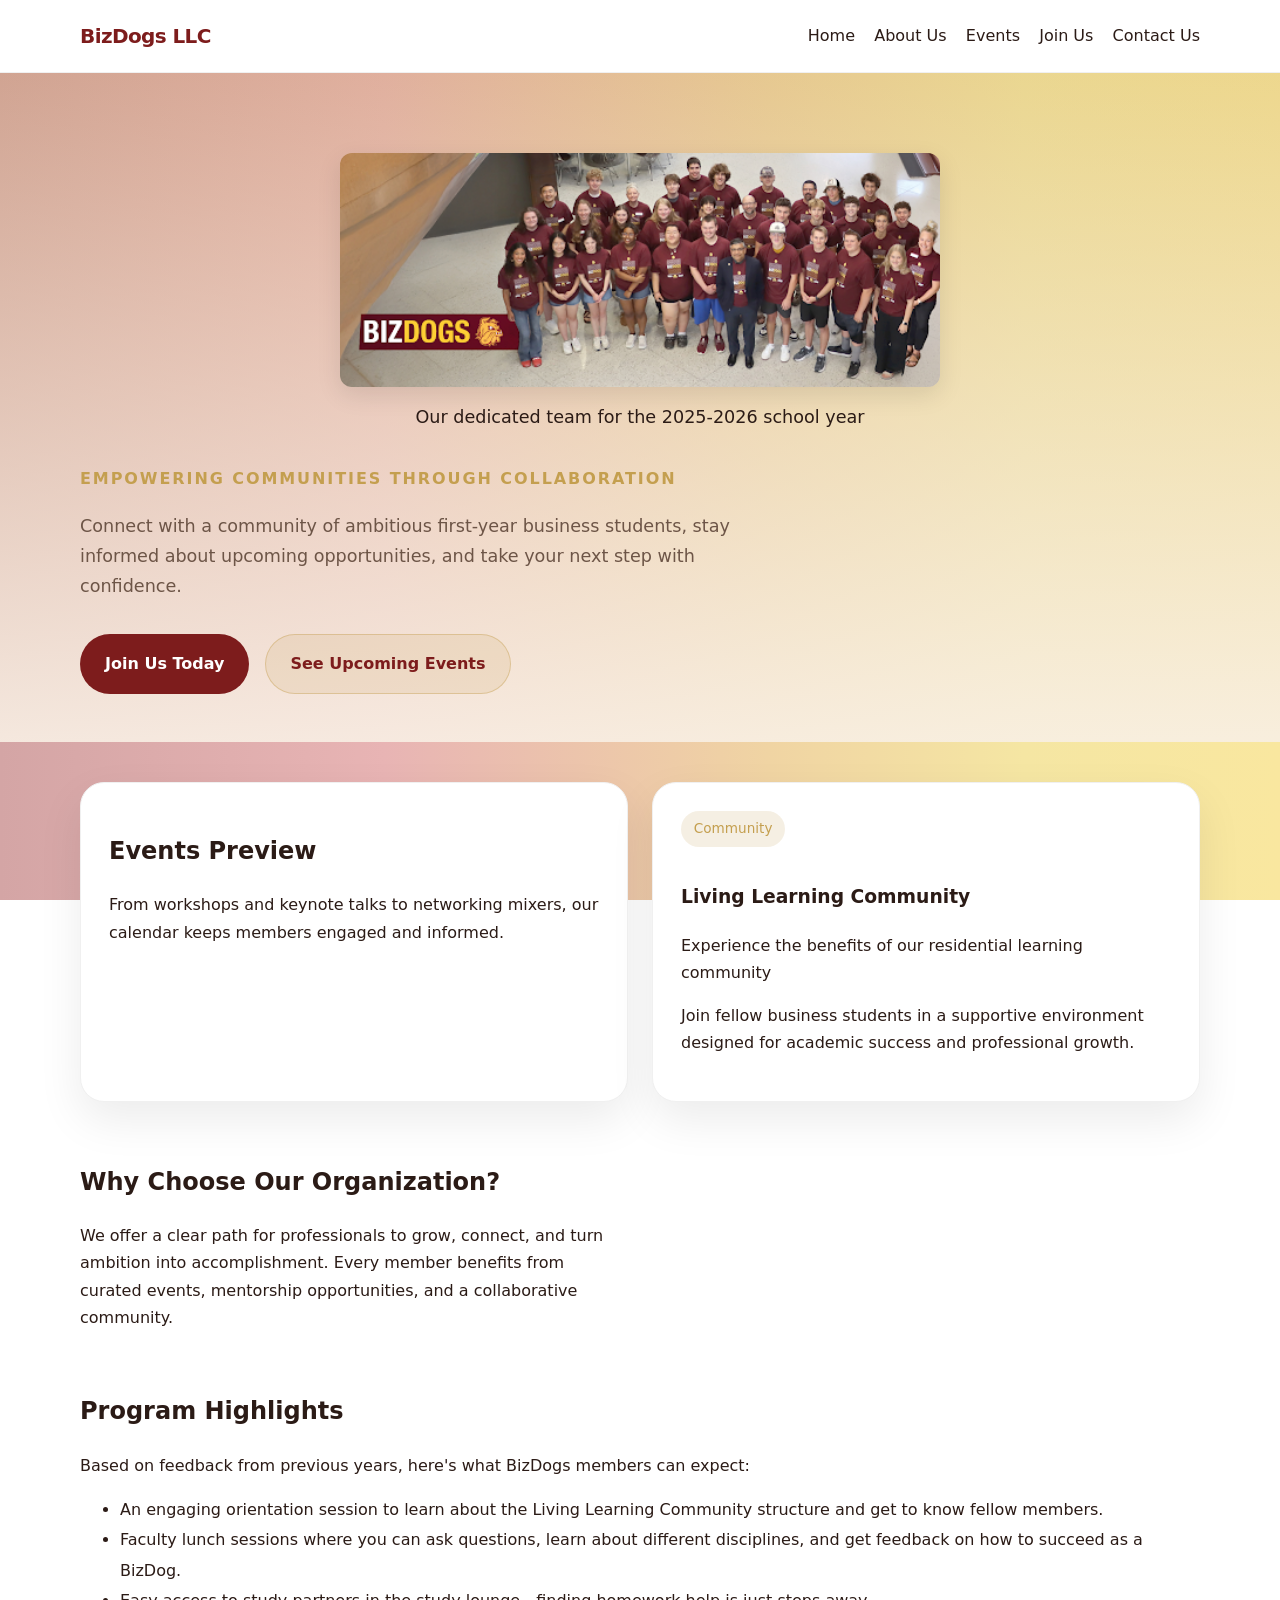
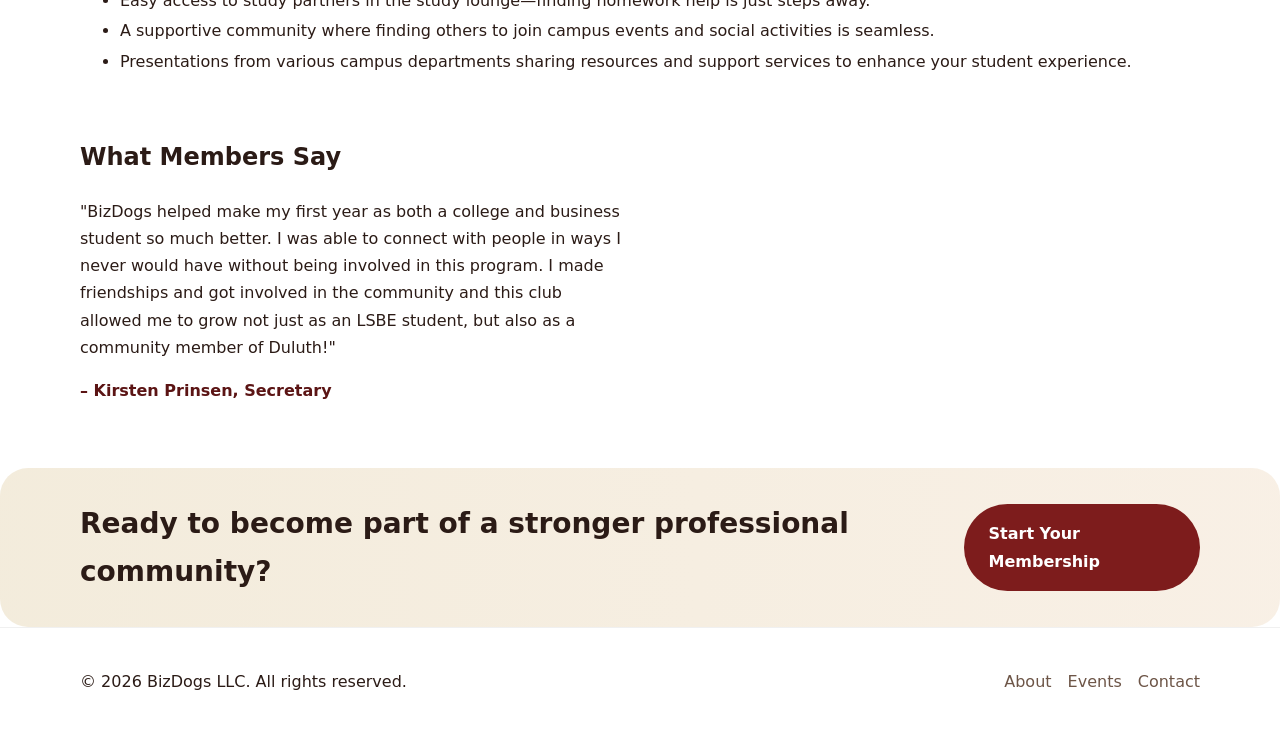
<file: index.html>
<!DOCTYPE html>
<html lang="en">
<head>
  <meta charset="UTF-8" />
  <meta name="viewport" content="width=device-width, initial-scale=1.0" />
  <title>Professional Organization</title>
  <link rel="stylesheet" href="styles.css" />
</head>
<body>
  <header class="site-header">
    <div class="container header-inner">
      <a href="index.html" class="brand">BizDogs LLC</a>
      <button class="nav-toggle" aria-label="Open navigation menu">☰</button>
      <nav class="site-nav">
        <a href="index.html">Home</a>
        <a href="about.html">About Us</a>
        <a href="events.html">Events</a>
        <a href="join.html">Join Us</a>
        <a href="contact.html">Contact Us</a>
      </nav>
    </div>
  </header>

  <main>
    <section class="hero">
      <div class="container">
        <div style="text-align: center; margin-bottom: 2rem;">
          <img src="BizDogs_of_25-26_School_Year.png" alt="BizDogs Team 2025-2026" style="width: 100%; height: auto; max-width: 600px; display: block; margin: 0 auto; border-radius: 12px; box-shadow: 0 8px 25px rgba(0,0,0,0.1);">
          <p style="text-align: center; margin-top: 1rem; color: var(--text); font-size: 1.1rem;">Our dedicated team for the 2025-2026 school year</p>
        </div>
        <div class="hero-copy">
          <p class="eyebrow">Empowering communities through collaboration</p>
          <p class="lead">Connect with a community of ambitious first-year business students, stay informed about upcoming opportunities, and take your next step with confidence.
</p>
          <div class="hero-actions">
            <a href="join.html" class="button primary">Join Us Today</a>
            <a href="events.html" class="button secondary">See Upcoming Events</a>
          </div>
        </div>
      </div>
    </section>

    <section class="preview-section container">
      <div class="preview-item">
        <h2>Events Preview</h2>
        <p>From workshops and keynote talks to networking mixers, our calendar keeps members engaged and informed.</p>
      </div>
      <div class="preview-item highlight-card">
        <span class="tag">Community</span>
        <h3>Living Learning Community</h3>
        <p>Experience the benefits of our residential learning community</p>
        <p>Join fellow business students in a supportive environment designed for academic success and professional growth.</p>
      </div>
    </section>

    <section class="feature-section container">
      <article>
        <h2>Why Choose Our Organization?</h2>
        <p>We offer a clear path for professionals to grow, connect, and turn ambition into accomplishment. Every member benefits from curated events, mentorship opportunities, and a collaborative community.</p>
      </article>
      <article style="grid-column: 1 / -1;">
        <h2>Program Highlights</h2>
        <p>Based on feedback from previous years, here's what BizDogs members can expect:</p>
        <ul style="margin-top: 1rem; line-height: 1.9;">
          <li>An engaging orientation session to learn about the Living Learning Community structure and get to know fellow members.</li>
          <li>Faculty lunch sessions where you can ask questions, learn about different disciplines, and get feedback on how to succeed as a BizDog.</li>
          <li>Easy access to study partners in the study lounge—finding homework help is just steps away.</li>
          <li>A supportive community where finding others to join campus events and social activities is seamless.</li>
          <li>Presentations from various campus departments sharing resources and support services to enhance your student experience.</li>
        </ul>
      </article>
      <article>
        <h2>What Members Say</h2>
        <p>"BizDogs helped make my first year as both a college and business student so much better. I was able to connect with people in ways I never would have without being involved in this program. I made friendships and got involved in the community and this club allowed me to grow not just as an LSBE student, but also as a community member of Duluth!"</p>
        <p class="testimonial-author">– Kirsten Prinsen, Secretary</p>
      </article>
    </section>

    <section class="cta-banner">
      <div class="container">
        <h2>Ready to become part of a stronger professional community?</h2>
        <a href="join.html" class="button primary">Start Your Membership</a>
      </div>
    </section>
  </main>

  <footer class="site-footer">
    <div class="container footer-inner">
      <p>&copy; <span id="current-year"></span> BizDogs LLC. All rights reserved.</p>
      <nav class="footer-nav">
        <a href="about.html">About</a>
        <a href="events.html">Events</a>
        <a href="contact.html">Contact</a>
      </nav>
    </div>
  </footer>

  <script src="script.js"></script>
</body>
</html>
</file>
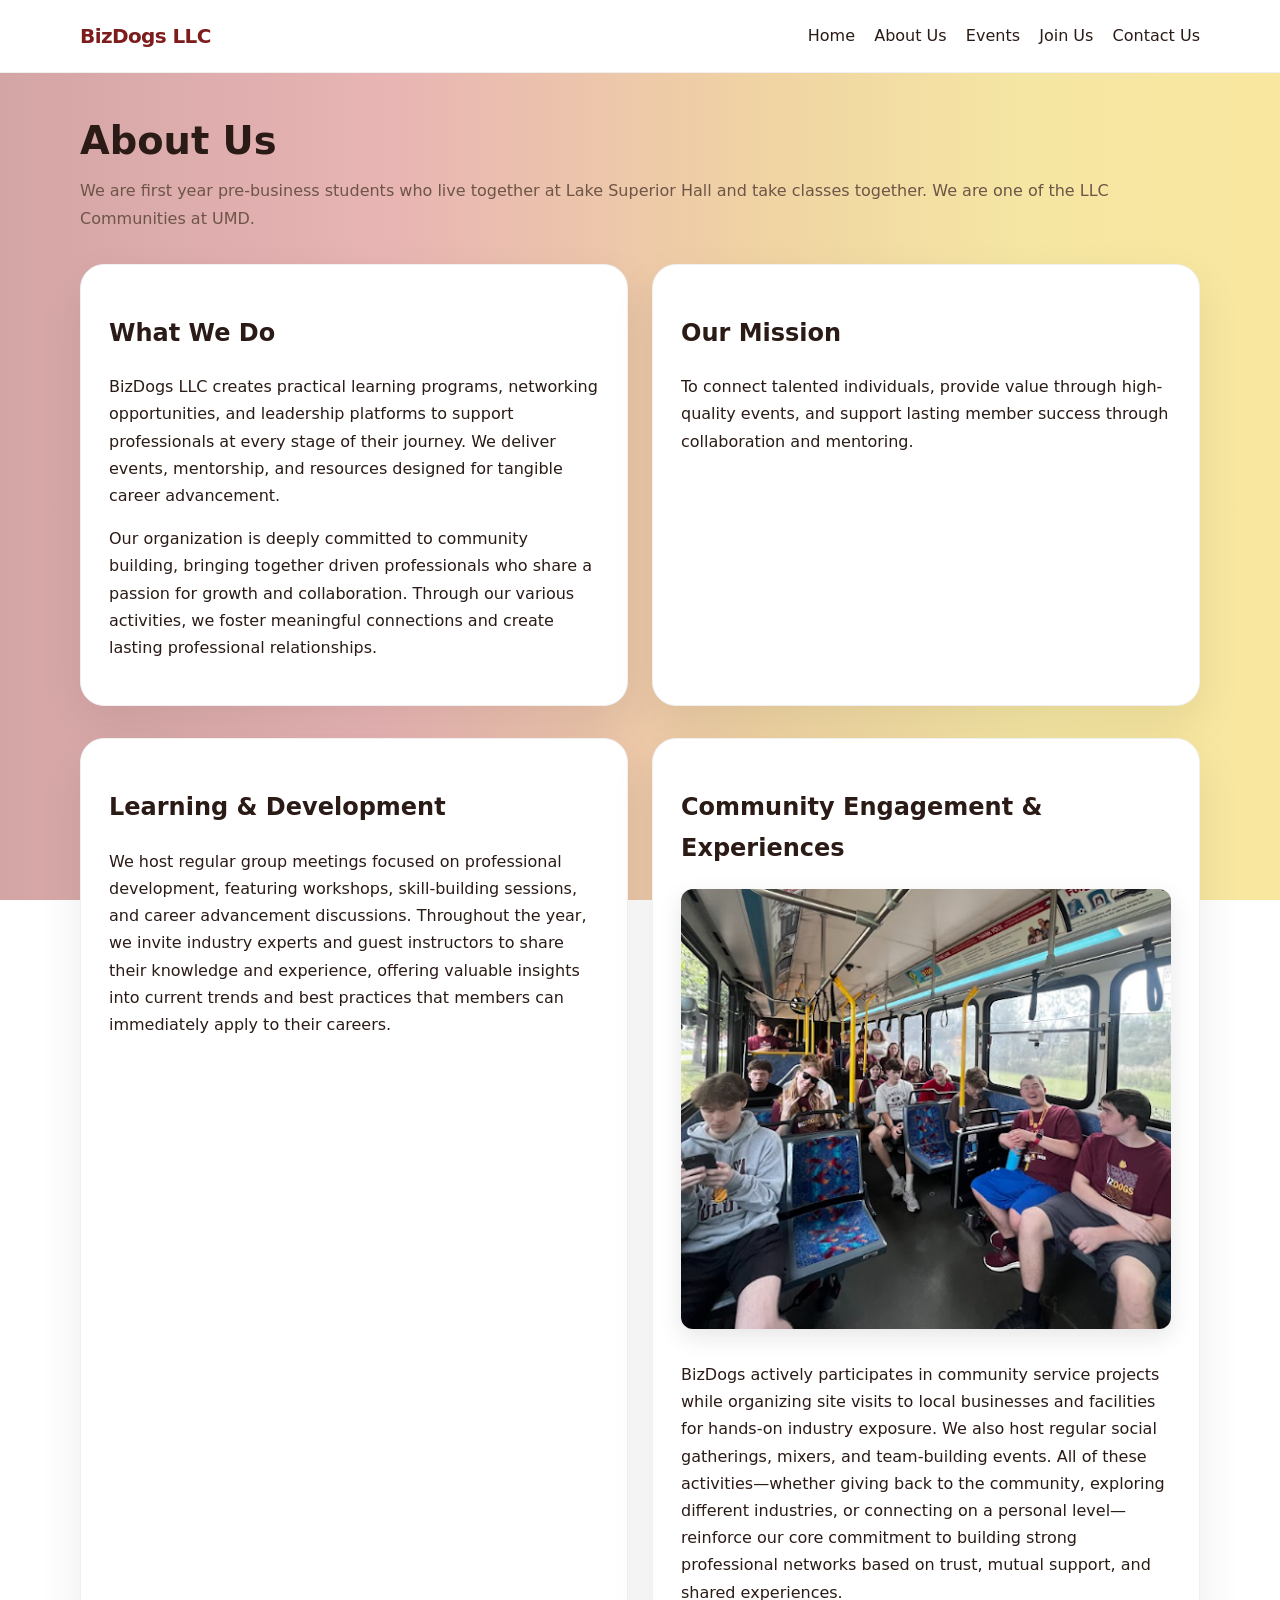
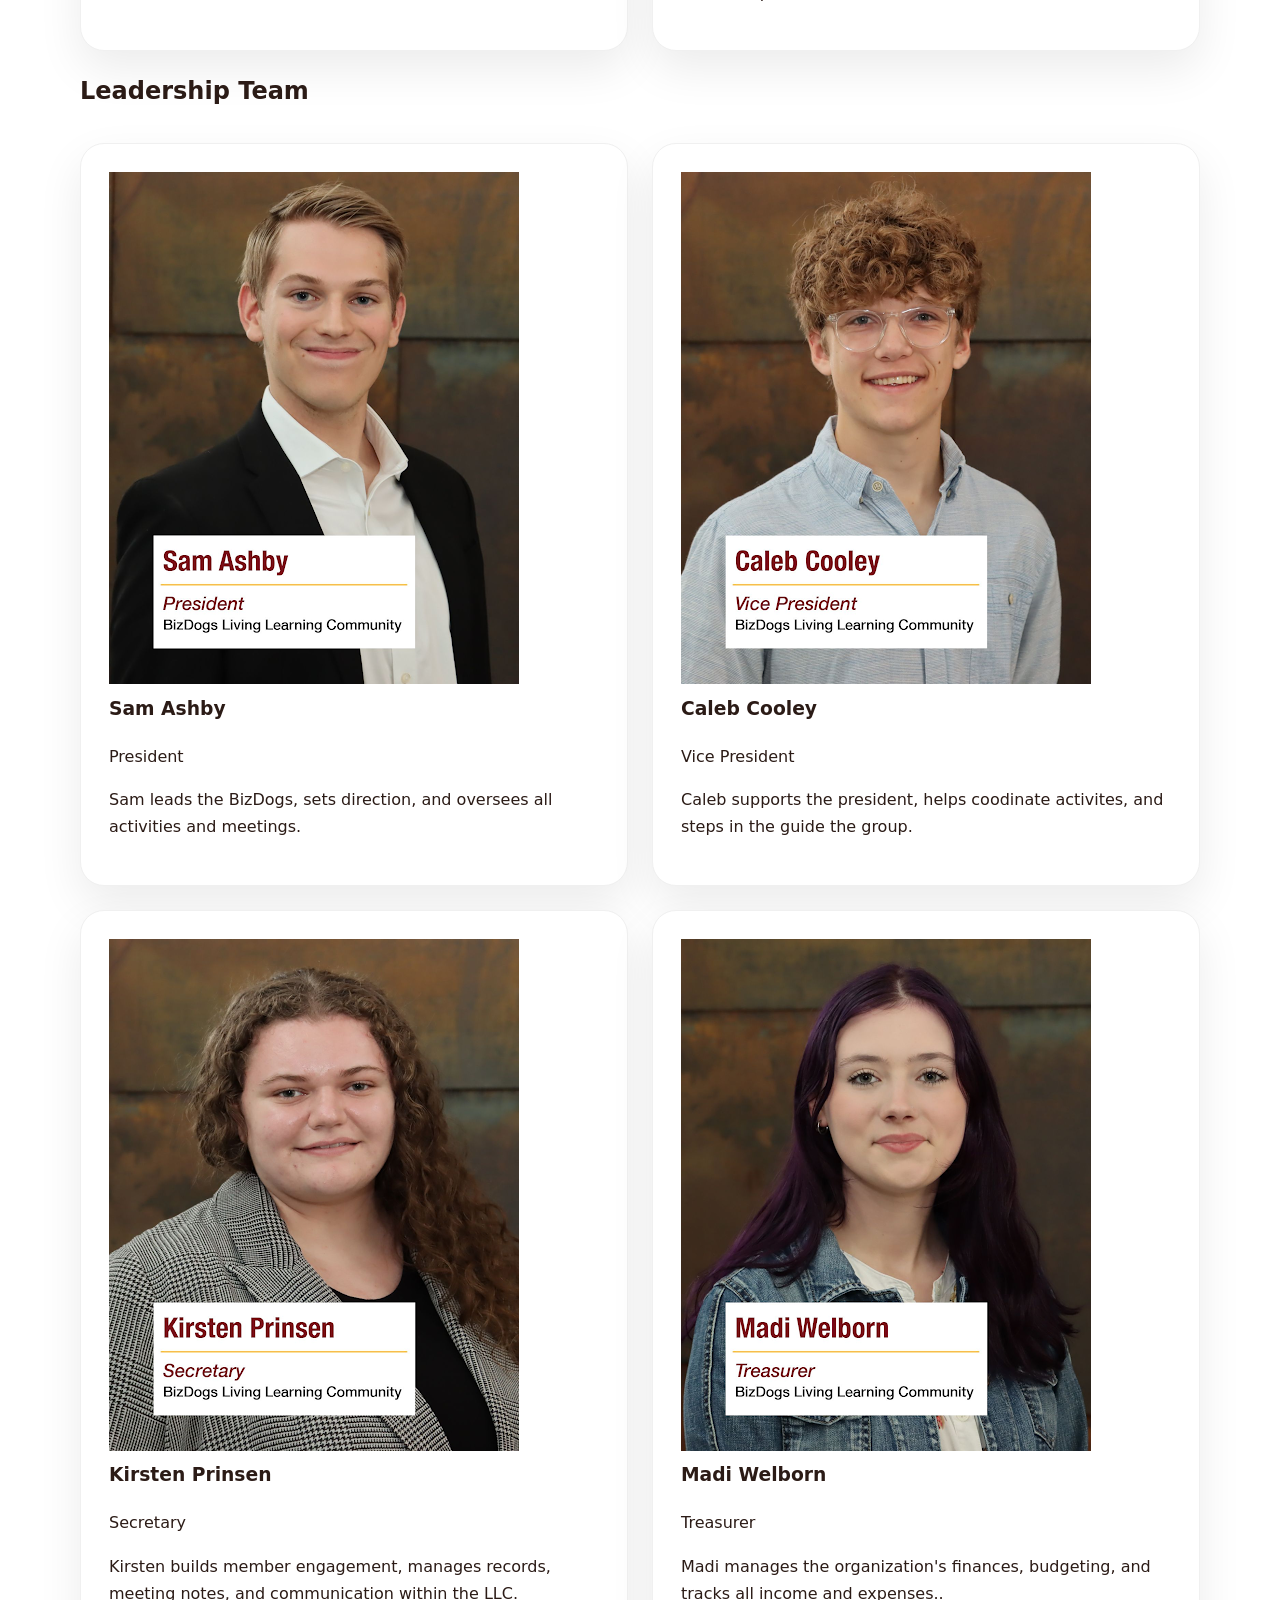
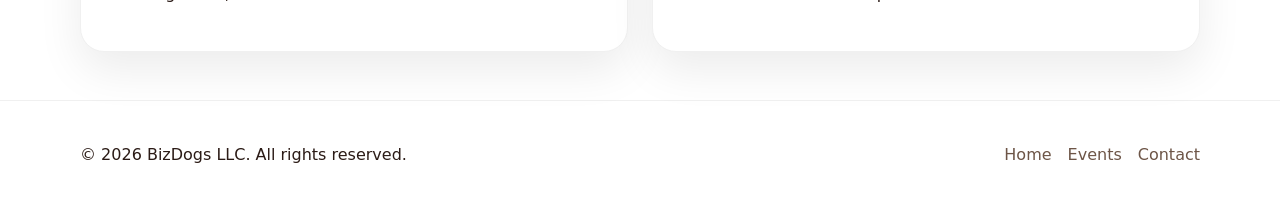
<file: about.html>
<!DOCTYPE html>
<html lang="en">
<head>
  <meta charset="UTF-8" />
  <meta name="viewport" content="width=device-width, initial-scale=1.0" />
  <title>About Us - BizDogs LLC</title>
  <link rel="stylesheet" href="styles.css" />
</head>
<body>
  <header class="site-header">
    <div class="container header-inner">
      <a href="index.html" class="brand">BizDogs LLC</a>
      <button class="nav-toggle" aria-label="Open navigation menu">☰</button>
      <nav class="site-nav">
        <a href="index.html">Home</a>
        <a href="about.html">About Us</a>
        <a href="events.html">Events</a>
        <a href="join.html">Join Us</a>
        <a href="contact.html">Contact Us</a>
      </nav>
    </div>
  </header>

  <main class="container page-content">
    <section class="page-header">
      <h1>About Us</h1>
      <p>We are first year pre-business students who live together at Lake Superior Hall and take classes together. We are one of the LLC Communities at UMD.</p>
    </section>

    <section class="info-grid">
      <div>
        <h2>What We Do</h2>
        <p>BizDogs LLC creates practical learning programs, networking opportunities, and leadership platforms to support professionals at every stage of their journey. We deliver events, mentorship, and resources designed for tangible career advancement.</p>
        <p>Our organization is deeply committed to community building, bringing together driven professionals who share a passion for growth and collaboration. Through our various activities, we foster meaningful connections and create lasting professional relationships.</p>
      </div>
      <div>
        <h2>Our Mission</h2>
        <p>To connect talented individuals, provide value through high-quality events, and support lasting member success through collaboration and mentoring.</p>
      </div>
    </section>

    <section class="info-grid">
      <div>
        <h2>Learning & Development</h2>
        <p>We host regular group meetings focused on professional development, featuring workshops, skill-building sessions, and career advancement discussions. Throughout the year, we invite industry experts and guest instructors to share their knowledge and experience, offering valuable insights into current trends and best practices that members can immediately apply to their careers.</p>
      </div>
      <div>
        <h2>Community Engagement & Experiences</h2>
        <div style="text-align: center; margin-bottom: 1.5rem;">
          <img src="BizDogs_Team_Building.png" alt="BizDogs Team Building Activity" style="max-width: 100%; height: auto; border-radius: 12px; box-shadow: 0 8px 25px rgba(0,0,0,0.1);">
        </div>
        <p>BizDogs actively participates in community service projects while organizing site visits to local businesses and facilities for hands-on industry exposure. We also host regular social gatherings, mixers, and team-building events. All of these activities—whether giving back to the community, exploring different industries, or connecting on a personal level—reinforce our core commitment to building strong professional networks based on trust, mutual support, and shared experiences.</p>
      </div>
    </section>

    <section>
      <h2>Leadership Team</h2>
      <div class="team-grid">
        <article class="team-member">
          <img src="BizDogs_President.png" alt="Sam Ashby" class="team-photo" />
          <h3>Sam Ashby</h3>
          <p>President</p>
          <p>Sam leads the BizDogs, sets direction, and oversees all activities and meetings.</p>
        </article>
        <article class="team-member">
          <img src="BizDogs_Vice_President.png" alt="Caleb Cooley" class="team-photo" />
          <h3>Caleb Cooley</h3>
          <p>Vice President</p>
          <p>Caleb supports the president, helps coodinate activites, and steps in the guide the group.</p>
        </article>
        <article class="team-member">
          <img src="BizDogs_Secretary.png" alt="Kirsten Prinsen" class="team-photo" />
          <h3>Kirsten Prinsen</h3>
          <p>Secretary</p>
          <p>Kirsten builds member engagement, manages records, meeting notes, and communication within the LLC.</p>
        </article>
        <article class="team-member">
          <img src="BizDogs_Treasurer.png" alt="Madi Welborn" class="team-photo" />
          <h3>Madi Welborn</h3>
          <p>Treasurer</p>
          <p>Madi manages the organization's finances, budgeting, and tracks all income and expenses..</p>
        </article>
      </div>
    </section>
  </main>

  <footer class="site-footer">
    <div class="container footer-inner">
      <p>&copy; <span id="current-year"></span> BizDogs LLC. All rights reserved.</p>
      <nav class="footer-nav">
        <a href="index.html">Home</a>
        <a href="events.html">Events</a>
        <a href="contact.html">Contact</a>
      </nav>
    </div>
  </footer>

  <script src="script.js"></script>
</body>
</html>
</file>
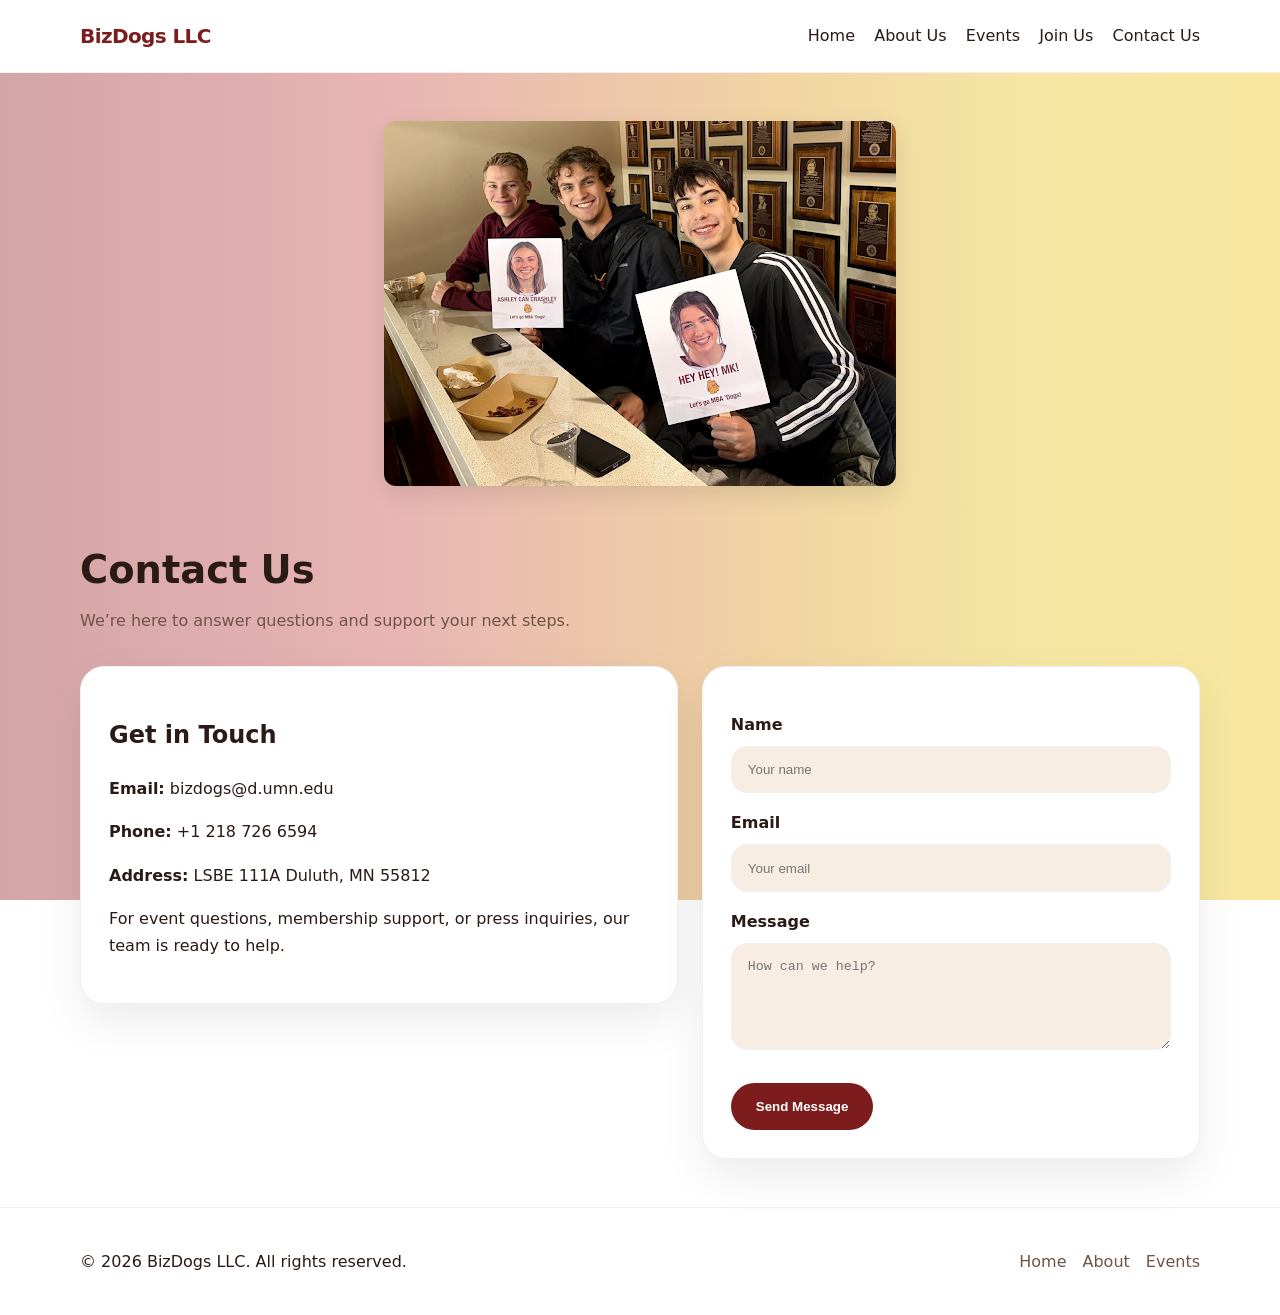
<file: contact.html>
<!DOCTYPE html>
<html lang="en">
<head>
  <meta charset="UTF-8" />
  <meta name="viewport" content="width=device-width, initial-scale=1.0" />
  <title>Contact Us - BizDogs LLC</title>
  <link rel="stylesheet" href="styles.css" />
</head>
<body>
  <header class="site-header">
    <div class="container header-inner">
      <a href="index.html" class="brand">BizDogs LLC</a>
      <button class="nav-toggle" aria-label="Open navigation menu">☰</button>
      <nav class="site-nav">
        <a href="index.html">Home</a>
        <a href="about.html">About Us</a>
        <a href="events.html">Events</a>
        <a href="join.html">Join Us</a>
        <a href="contact.html">Contact Us</a>
      </nav>
    </div>
  </header>

  <main class="container page-content contact-page">
    <section class="page-header">
      <div style="text-align: center; margin-bottom: 2rem;">
        <img src="BizDogs_Collaboration_with_MBA_4+1_Program.png" alt="BizDogs Collaboration with MBA 4+1 Program" style="max-width: 100%; height: auto; border-radius: 12px; box-shadow: 0 8px 25px rgba(0,0,0,0.1); margin-bottom: 1.5rem;">
      </div>
      <h1>Contact Us</h1>
      <p>We’re here to answer questions and support your next steps.</p>
    </section>

    <section class="contact-grid">
      <div class="contact-details">
        <h2>Get in Touch</h2>
        <p><strong>Email:</strong> bizdogs@d.umn.edu</p>
        <p><strong>Phone:</strong> +1 218 726 6594</p>
        <p><strong>Address:</strong> LSBE 111A Duluth, MN 55812</p>
        <p>For event questions, membership support, or press inquiries, our team is ready to help.</p>
      </div>

      <form class="contact-form">
        <label for="name">Name</label>
        <input type="text" id="name" name="name" placeholder="Your name" required />

        <label for="email">Email</label>
        <input type="email" id="email" name="email" placeholder="Your email" required />

        <label for="message">Message</label>
        <textarea id="message" name="message" rows="5" placeholder="How can we help?" required></textarea>

        <button type="submit" class="button primary">Send Message</button>
      </form>
    </section>
  </main>

  <footer class="site-footer">
    <div class="container footer-inner">
      <p>&copy; <span id="current-year"></span> BizDogs LLC. All rights reserved.</p>
      <nav class="footer-nav">
        <a href="index.html">Home</a>
        <a href="about.html">About</a>
        <a href="events.html">Events</a>
      </nav>
    </div>
  </footer>

  <script src="script.js"></script>
</body>
</html>
</file>
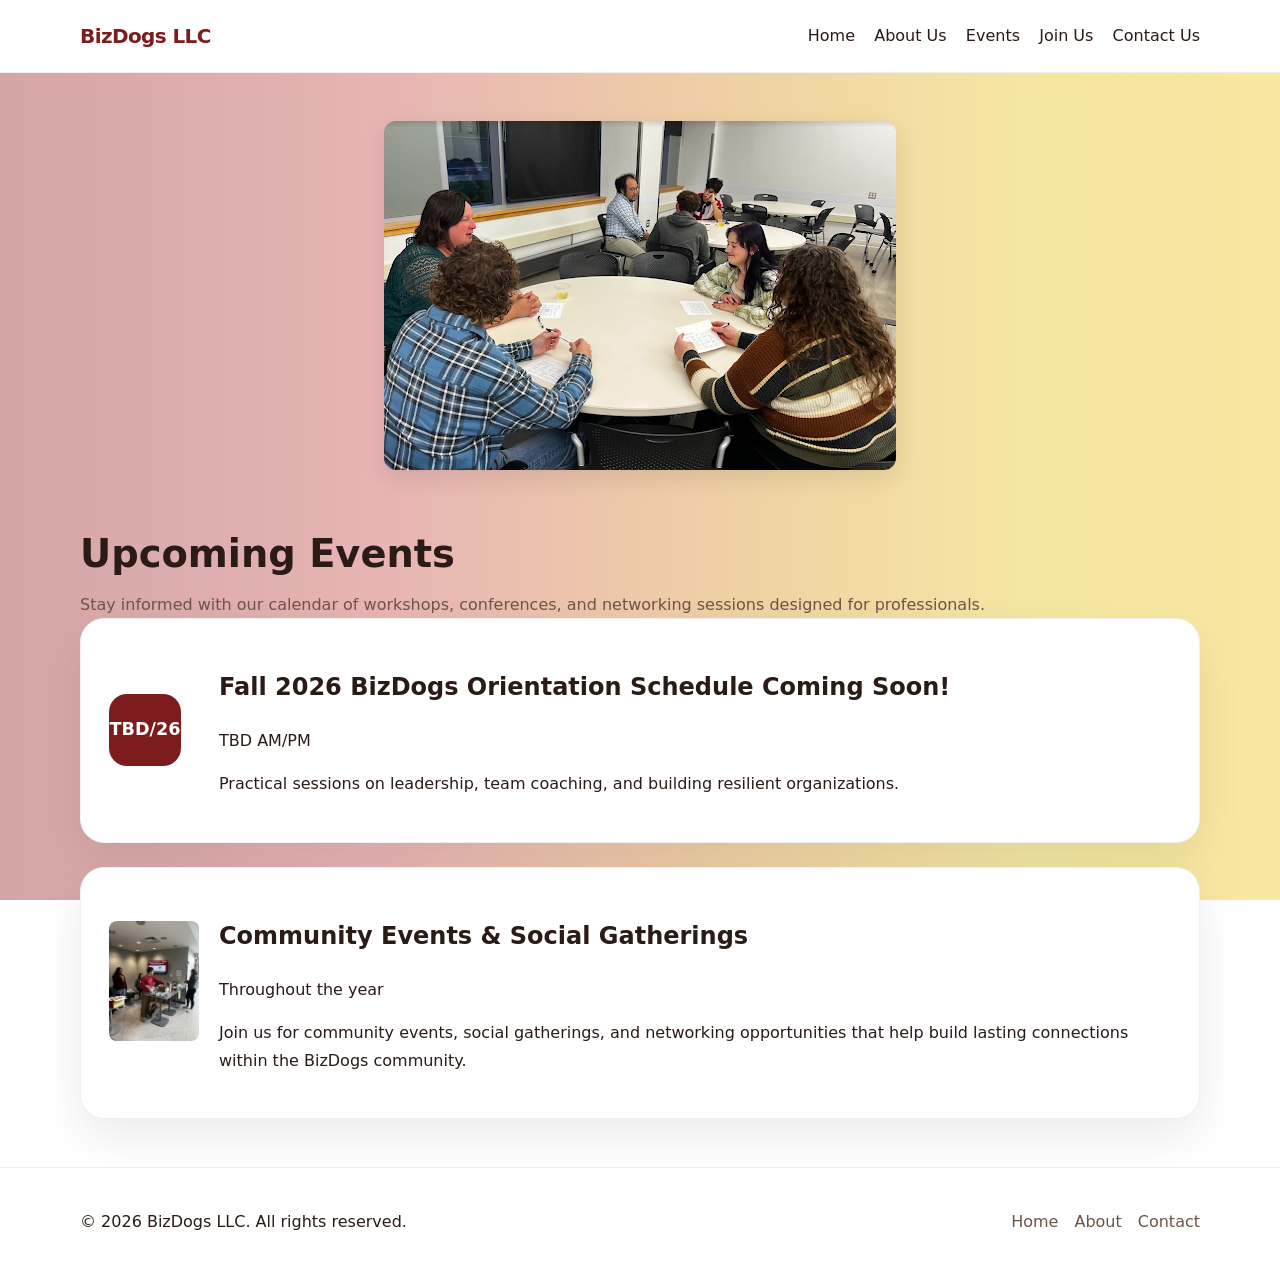
<file: events.html>
<!DOCTYPE html>
<html lang="en">
<head>
  <meta charset="UTF-8" />
  <meta name="viewport" content="width=device-width, initial-scale=1.0" />
  <title>Events - BizDogs LLC</title>
  <link rel="stylesheet" href="styles.css" />
</head>
<body>
  <header class="site-header">
    <div class="container header-inner">
      <a href="index.html" class="brand">BizDogs LLC</a>
      <button class="nav-toggle" aria-label="Open navigation menu">☰</button>
      <nav class="site-nav">
        <a href="index.html">Home</a>
        <a href="about.html">About Us</a>
        <a href="events.html">Events</a>
        <a href="join.html">Join Us</a>
        <a href="contact.html">Contact Us</a>
      </nav>
    </div>
  </header>

  <main class="container page-content">
    <section class="page-header">
      <div style="text-align: center; margin-bottom: 2rem;">
        <img src="BizDogs_Networking_Event.png" alt="BizDogs Networking Event" style="max-width: 100%; height: auto; border-radius: 12px; box-shadow: 0 8px 25px rgba(0,0,0,0.1); margin-bottom: 1.5rem;">
      </div>
      <h1>Upcoming Events</h1>
      <p>Stay informed with our calendar of workshops, conferences, and networking sessions designed for professionals.</p>
    </section>

    <section class="events-list">
      <article class="event-card">
        <span class="event-date">TBD/26</span>
        <div>
          <h2>Fall 2026 BizDogs Orientation Schedule Coming Soon!</h2>
          <p>TBD AM/PM</p>
          <p>Practical sessions on leadership, team coaching, and building resilient organizations.</p>
        </div>
      </article>

      <article class="event-card">
        <div style="text-align: center; margin-bottom: 1rem;">
          <img src="BizDogs_Chum_Event.png" alt="BizDogs Chum Event" style="max-width: 100%; height: auto; border-radius: 8px;">
        </div>
        <div>
          <h2>Community Events & Social Gatherings</h2>
          <p>Throughout the year</p>
          <p>Join us for community events, social gatherings, and networking opportunities that help build lasting connections within the BizDogs community.</p>
        </div>
      </article>
    </section>
  </main>

  <footer class="site-footer">
    <div class="container footer-inner">
      <p>&copy; <span id="current-year"></span> BizDogs LLC. All rights reserved.</p>
      <nav class="footer-nav">
        <a href="index.html">Home</a>
        <a href="about.html">About</a>
        <a href="contact.html">Contact</a>
      </nav>
    </div>
  </footer>

  <script src="script.js"></script>
</body>
</html>
</file>
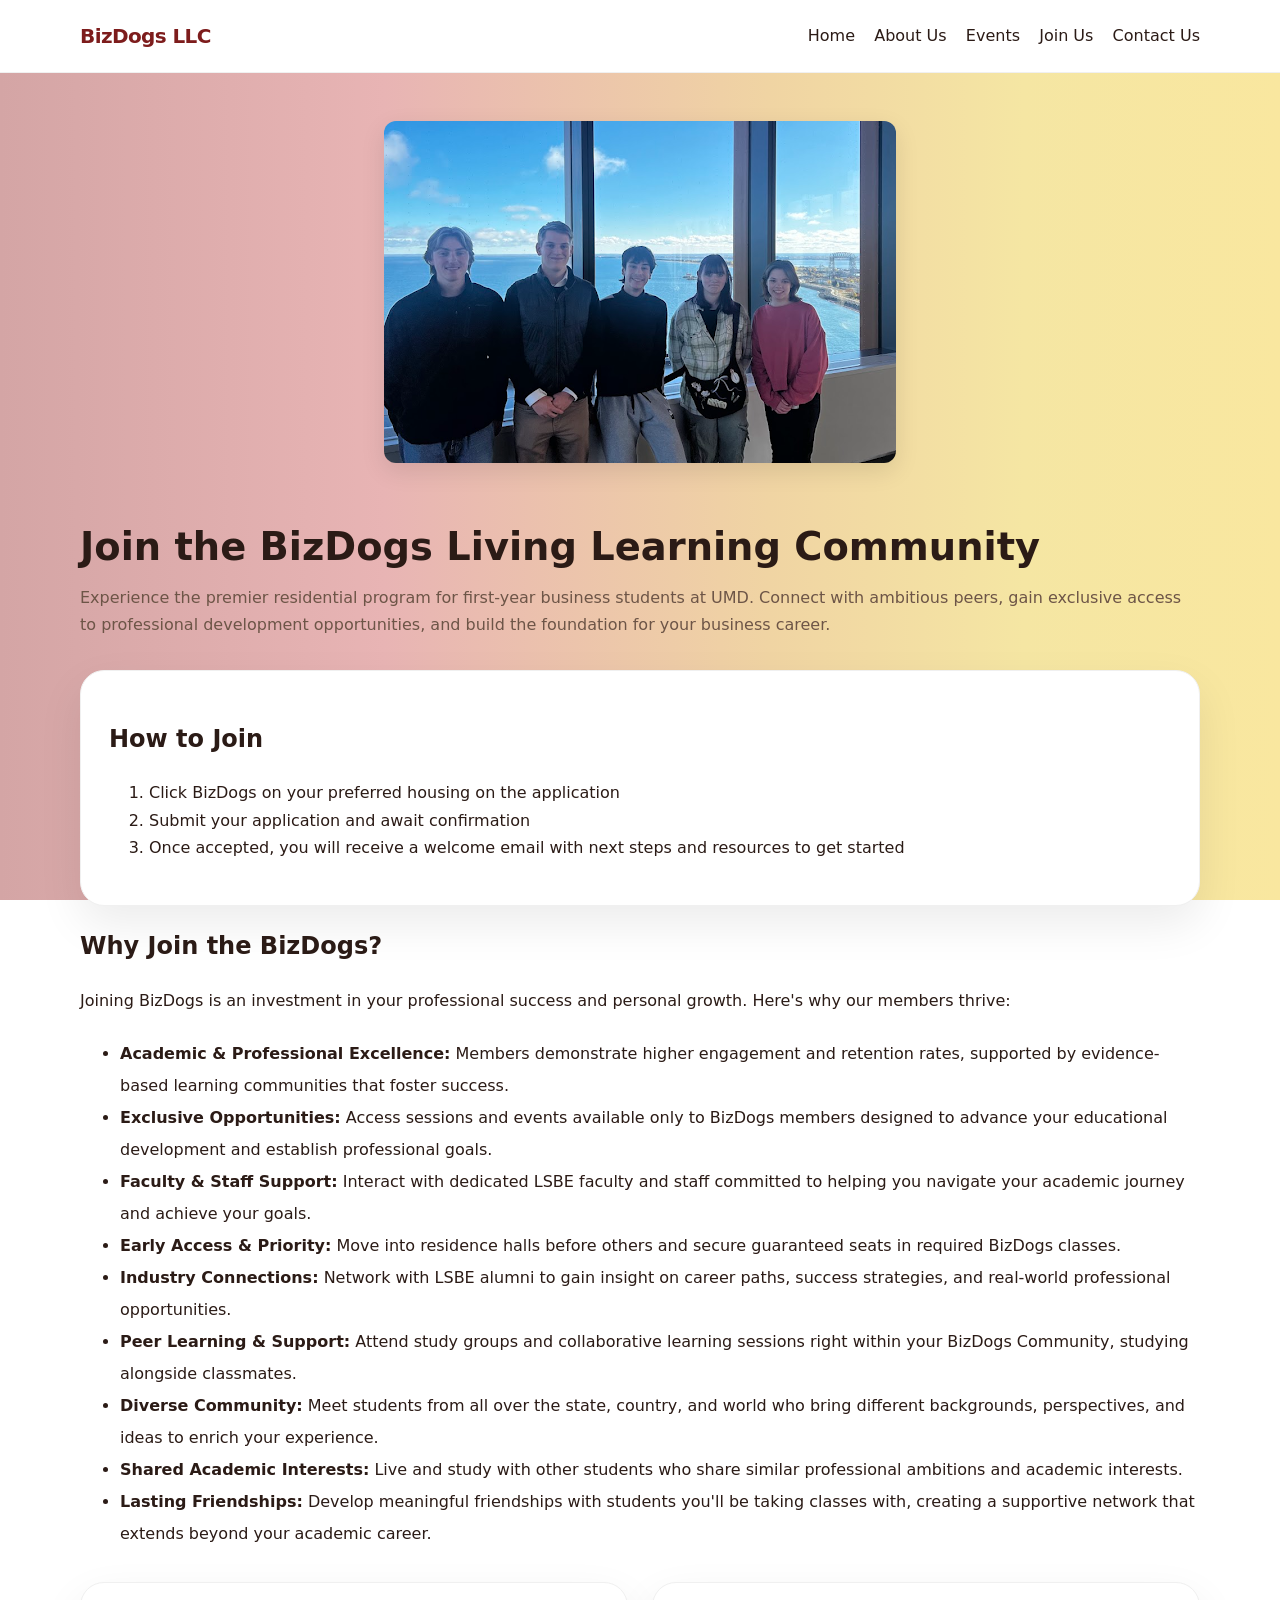
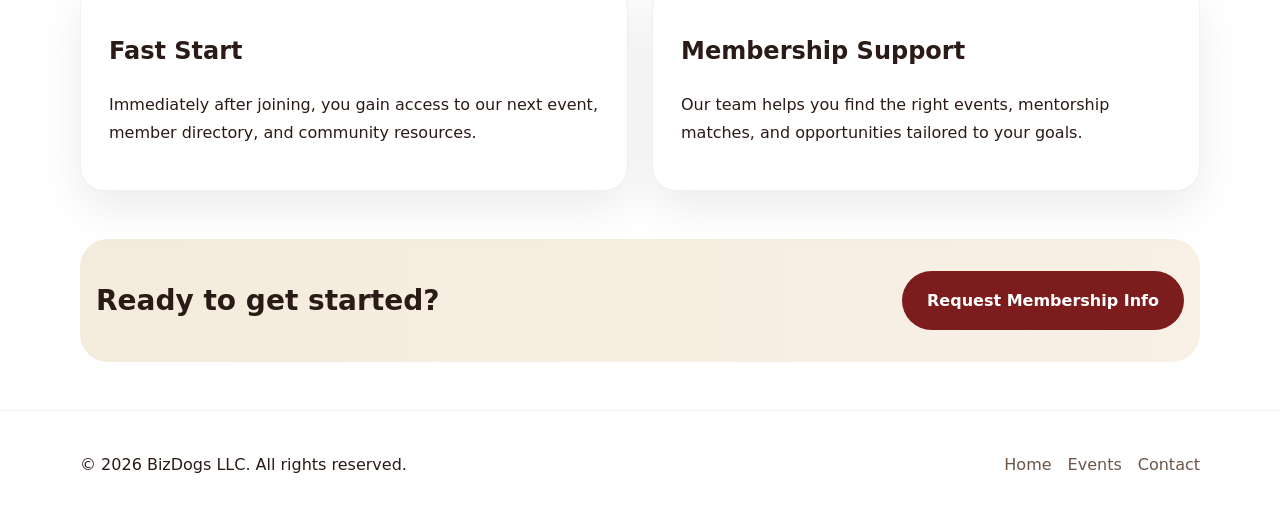
<file: join.html>
<!DOCTYPE html>
<html lang="en">
<head>
  <meta charset="UTF-8" />
  <meta name="viewport" content="width=device-width, initial-scale=1.0" />
  <title>Join Us - BizDogs LLC</title>
  <link rel="stylesheet" href="styles.css" />
</head>
<body>
  <header class="site-header">
    <div class="container header-inner">
      <a href="index.html" class="brand">BizDogs LLC</a>
      <button class="nav-toggle" aria-label="Open navigation menu">☰</button>
      <nav class="site-nav">
        <a href="index.html">Home</a>
        <a href="about.html">About Us</a>
        <a href="events.html">Events</a>
        <a href="join.html">Join Us</a>
        <a href="contact.html">Contact Us</a>
      </nav>
    </div>
  </header>

  <main class="container page-content">
    <section class="page-header">
      <div style="text-align: center; margin-bottom: 2rem;">
        <img src="BizDogs_Essentia_Health_Tour.png" alt="BizDogs Essentia Health Tour" style="max-width: 100%; height: auto; border-radius: 12px; box-shadow: 0 8px 25px rgba(0,0,0,0.1); margin-bottom: 1.5rem;">
      </div>
      <h1>Join the BizDogs Living Learning Community</h1>
      <p>Experience the premier residential program for first-year business students at UMD. Connect with ambitious peers, gain exclusive access to professional development opportunities, and build the foundation for your business career.</p>
    </section>

    <section class="info-grid">
      <div style="grid-column: 1 / -1;">
        <h2>How to Join</h2>
        <ol>
          <li>Click BizDogs on your preferred housing on the application</li>
          <li>Submit your application and await confirmation</li>
          <li>Once accepted, you will receive a welcome email with next steps and resources to get started</li>
        </ol>
      </div>
    </section>

    <section>
      <h2>Why Join the BizDogs?</h2>
      <p>Joining BizDogs is an investment in your professional success and personal growth. Here's why our members thrive:</p>
      <ul style="margin-top: 1.5rem; line-height: 2;">
        <li><strong>Academic & Professional Excellence:</strong> Members demonstrate higher engagement and retention rates, supported by evidence-based learning communities that foster success.</li>
        <li><strong>Exclusive Opportunities:</strong> Access sessions and events available only to BizDogs members designed to advance your educational development and establish professional goals.</li>
        <li><strong>Faculty & Staff Support:</strong> Interact with dedicated LSBE faculty and staff committed to helping you navigate your academic journey and achieve your goals.</li>
        <li><strong>Early Access & Priority:</strong> Move into residence halls before others and secure guaranteed seats in required BizDogs classes.</li>
        <li><strong>Industry Connections:</strong> Network with LSBE alumni to gain insight on career paths, success strategies, and real-world professional opportunities.</li>
        <li><strong>Peer Learning & Support:</strong> Attend study groups and collaborative learning sessions right within your BizDogs Community, studying alongside classmates.</li>
        <li><strong>Diverse Community:</strong> Meet students from all over the state, country, and world who bring different backgrounds, perspectives, and ideas to enrich your experience.</li>
        <li><strong>Shared Academic Interests:</strong> Live and study with other students who share similar professional ambitions and academic interests.</li>
        <li><strong>Lasting Friendships:</strong> Develop meaningful friendships with students you'll be taking classes with, creating a supportive network that extends beyond your academic career.</li>
      </ul>
    </section>

    <section class="feature-section">
      <div>
        <h2>Fast Start</h2>
        <p>Immediately after joining, you gain access to our next event, member directory, and community resources.</p>
      </div>
      <div>
        <h2>Membership Support</h2>
        <p>Our team helps you find the right events, mentorship matches, and opportunities tailored to your goals.</p>
      </div>
    </section>

    <div class="cta-banner">
      <div class="container">
        <h2>Ready to get started?</h2>
        <a href="contact.html" class="button primary">Request Membership Info</a>
      </div>
    </div>
  </main>

  <footer class="site-footer">
    <div class="container footer-inner">
      <p>&copy; <span id="current-year"></span> BizDogs LLC. All rights reserved.</p>
      <nav class="footer-nav">
        <a href="index.html">Home</a>
        <a href="events.html">Events</a>
        <a href="contact.html">Contact</a>
      </nav>
    </div>
  </footer>

  <script src="script.js"></script>
</body>
</html>
</file>
<file: styles.css>
:root {
  --bg: linear-gradient(90deg, #D4A5A5 0%, #E8B4B4 30%, #F0D4A3 60%, #F5E6A3 80%, #F9E79F 100%);
  --surface: #ffffff;
  --text: #2b1b16;
  --muted: #6d5547;
  --primary: #7d1c1c;
  --primary-dark: #5b1414;
  --accent: #c49f4f;
  --border: #f0f0f0;
  --shadow: 0 18px 45px rgba(0, 0, 0, 0.08);
}

* {
  box-sizing: border-box;
}

body {
  margin: 0;
  font-family: Inter, system-ui, -apple-system, BlinkMacSystemFont, "Segoe UI", sans-serif;
  color: var(--text);
  background: var(--bg);
  background-attachment: fixed;
  min-height: 100vh;
  line-height: 1.7;
}

a {
  color: inherit;
  text-decoration: none;
}

img {
  max-width: 100%;
}

.container {
  width: min(1120px, calc(100% - 2rem));
  margin: 0 auto;
}

.site-header {
  background: var(--surface);
  border-bottom: 1px solid var(--border);
  position: sticky;
  top: 0;
  z-index: 10;
}

.header-inner {
  display: flex;
  align-items: center;
  justify-content: space-between;
  gap: 1rem;
  min-height: 72px;
}

.brand {
  font-weight: 700;
  letter-spacing: -0.03em;
  font-size: 1.25rem;
  color: var(--primary);
}

.site-nav {
  display: flex;
  align-items: center;
  gap: 1.2rem;
}

.site-nav a {
  color: var(--text);
  font-weight: 500;
}

.nav-toggle {
  display: none;
  border: none;
  background: transparent;
  font-size: 1.5rem;
  cursor: pointer;
  color: var(--text);
}

.hero {
  background: linear-gradient(180deg, rgba(196, 159, 79, 0.22) 0%, rgba(248, 239, 228, 0.9) 100%);
  padding: 5rem 0 3rem;
}

.hero-copy {
  max-width: 720px;
}

.eyebrow {
  color: var(--accent);
  font-weight: 700;
  text-transform: uppercase;
  letter-spacing: 0.12em;
  margin-bottom: 1rem;
}

h1 {
  font-size: clamp(2.5rem, 4vw, 4rem);
  margin: 0;
  line-height: 1.05;
}

.lead {
  color: var(--muted);
  font-size: 1.1rem;
  margin: 1.25rem 0 2rem;
}

.hero-actions {
  display: flex;
  flex-wrap: wrap;
  gap: 1rem;
}

.button {
  display: inline-flex;
  align-items: center;
  justify-content: center;
  padding: 0.95rem 1.5rem;
  border-radius: 999px;
  border: 1px solid transparent;
  font-weight: 600;
  transition: transform 0.2s ease, box-shadow 0.2s ease, background 0.2s ease;
}

.button:hover {
  transform: translateY(-1px);
}

.primary {
  background: var(--primary);
  color: #fff;
}

.primary:hover {
  background: var(--primary-dark);
}

.secondary {
  background: rgba(196, 159, 79, 0.14);
  color: var(--primary);
  border-color: rgba(196, 159, 79, 0.4);
}

.preview-section,
.feature-section,
.info-grid,
.events-list,
.team-grid,
.contact-grid,
.testimonial-list {
  display: grid;
  gap: 1.5rem;
}

.preview-section {
  grid-template-columns: 1fr 1fr;
  margin: 2.5rem auto;
}

.preview-item,
.event-card,
.team-member,
.testimonial-card,
.contact-details,
.contact-form,
.feature-section > div,
.info-grid > div {
  background: var(--surface);
  border: 1px solid var(--border);
  padding: 1.75rem;
  border-radius: 24px;
  box-shadow: var(--shadow);
}

.highlight-card {
  position: relative;
}

.tag {
  display: inline-flex;
  padding: 0.4rem 0.8rem;
  background: rgba(184, 145, 61, 0.14);
  color: var(--accent);
  font-size: 0.85rem;
  border-radius: 999px;
  margin-bottom: 1rem;
}

.page-content {
  padding: 3rem 0;
}

.page-header h1 {
  font-size: clamp(2rem, 3vw, 2.75rem);
  margin: 0;
}

.page-header p {
  margin: 1rem 0 0;
  color: var(--muted);
}

.info-grid,
.feature-section,
.testimonial-list,
.team-grid,
.contact-grid {
  margin-top: 2rem;
}

.info-grid,
.feature-section,
.team-grid,
.contact-grid {
  grid-template-columns: repeat(2, minmax(0, 1fr));
}

.testimonial-list {
  grid-template-columns: repeat(2, minmax(0, 1fr));
}

.event-card {
  display: grid;
  grid-template-columns: 90px 1fr;
  gap: 1.25rem;
  align-items: center;
}

.event-date {
  display: inline-flex;
  align-items: center;
  justify-content: center;
  width: 72px;
  height: 72px;
  background: var(--primary);
  color: #fff;
  border-radius: 18px;
  font-weight: 700;
  font-size: 1.1rem;
}

.testimonial-card p {
  margin: 0;
}

.testimonial-author {
  margin-top: 1rem;
  color: var(--primary-dark);
  font-weight: 700;
}

.team-member h3 {
  margin-top: 0;
}

.contact-grid {
  grid-template-columns: 1.2fr 1fr;
  align-items: start;
}

.contact-form label {
  display: block;
  margin-top: 1rem;
  font-weight: 600;
}

.contact-form input,
.contact-form textarea {
  width: 100%;
  margin-top: 0.5rem;
  padding: 0.95rem 1rem;
  border: 1px solid var(--border);
  border-radius: 16px;
  background: #f7ede3;
  color: var(--text);
}

.contact-form button {
  margin-top: 1.5rem;
}

.cta-banner {
  margin: 3rem 0 0;
  padding: 2rem 0;
  background: linear-gradient(90deg, rgba(196, 159, 79, 0.2), rgba(248, 239, 228, 0.95));
  border-radius: 28px;
}

.cta-banner .container {
  display: flex;
  align-items: center;
  justify-content: space-between;
  gap: 1rem;
}

.cta-banner h2 {
  margin: 0;
  font-size: 1.75rem;
}

.site-footer {
  padding: 1.5rem 0;
  border-top: 1px solid var(--border);
  background: #fff;
}

.footer-inner {
  display: flex;
  justify-content: space-between;
  gap: 1rem;
  align-items: center;
}

.footer-nav {
  display: flex;
  gap: 1rem;
}

.footer-nav a {
  color: var(--muted);
}

@media (max-width: 900px) {
  .preview-section,
  .info-grid,
  .feature-section,
  .testimonial-list,
  .team-grid,
  .contact-grid {
    grid-template-columns: 1fr;
  }

  .cta-banner .container {
    flex-direction: column;
    align-items: flex-start;
  }
}

@media (max-width: 720px) {
  .header-inner {
    flex-wrap: wrap;
  }

  .site-nav {
    width: 100%;
    flex-direction: column;
    gap: 0.75rem;
    display: none;
  }

  .site-nav.open {
    display: flex;
  }

  .nav-toggle {
    display: inline-flex;
  }

  .event-card {
    grid-template-columns: 1fr;
  }
}
</file>
